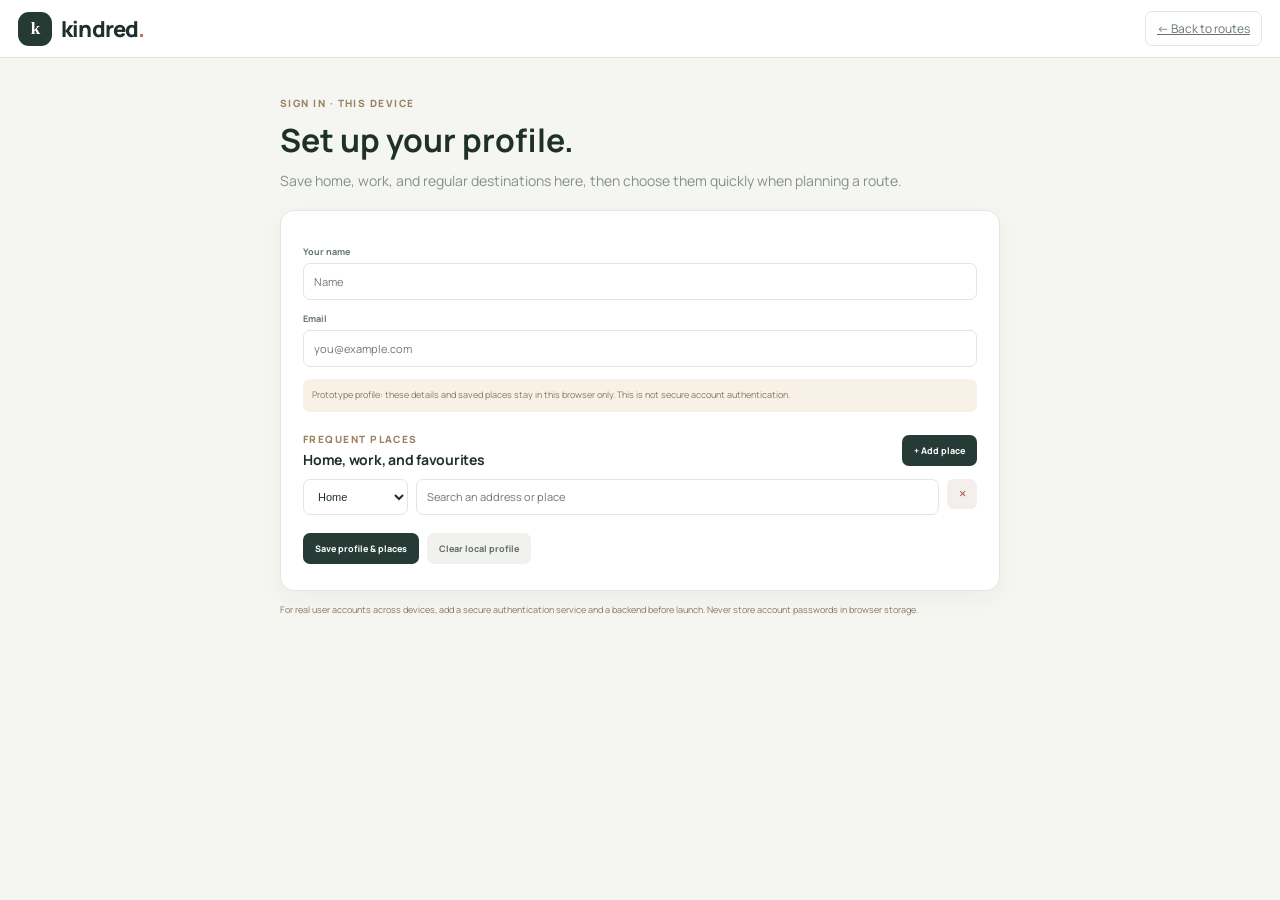
<file: login.html>
<!doctype html>
<html lang="en"><head><meta charset="utf-8"><meta name="viewport" content="width=device-width,initial-scale=1"><meta name="theme-color" content="#f7f5ef"><title>Kindred · Sign in &amp; My places</title><link rel="preconnect" href="https://fonts.googleapis.com"><link rel="preconnect" href="https://fonts.gstatic.com" crossorigin><link href="https://fonts.googleapis.com/css2?family=Manrope:wght@400;500;600;700;800&display=swap" rel="stylesheet"><link rel="stylesheet" href="style.css"></head>
<body><header class="top"><a class="brand" href="index.html"><span class="brandmark">k</span><span>kindred<span class="dot">.</span></span></a><a class="about" href="index.html">← Back to routes</a></header>
<main class="profile-page"><div class="kicker">SIGN IN · THIS DEVICE</div><h1>Set up your profile.</h1><p class="lead">Save home, work, and regular destinations here, then choose them quickly when planning a route.</p><div class="profile-card"><label for="profile-name">Your name</label><input id="profile-name" placeholder="Name"><label for="profile-email">Email</label><input id="profile-email" type="email" placeholder="you@example.com"><div class="profile-warning">Prototype profile: these details and saved places stay in this browser only. This is not secure account authentication.</div><div class="section-head"><div><div class="kicker">FREQUENT PLACES</div><h2>Home, work, and favourites</h2></div><button class="action" id="add-place">+ Add place</button></div><div id="place-rows"></div><div class="profile-buttons"><button class="action" id="save-profile">Save profile & places</button><button class="secondary-action" id="clear-profile">Clear local profile</button></div><p id="profile-status" class="status"></p></div><p class="profile-note">For real user accounts across devices, add a secure authentication service and a backend before launch. Never store account passwords in browser storage.</p></main>
<script>
(()=>{'use strict';const $=s=>document.querySelector(s);let rows=0,timers={};function esc(s=''){return String(s).replace(/[&<>"']/g,c=>({'&':'&amp;','<':'&lt;','>':'&gt;','"':'&quot;',"'":'&#39;'}[c]))}function get(){try{return JSON.parse(localStorage.getItem('kindred-profile')||'{}')}catch{return{}}}function addRow(saved){const id=rows++;const wrap=document.createElement('div');wrap.className='profile-place-row';wrap.dataset.row=id;wrap.innerHTML='<select aria-label="Place type"><option>Home</option><option>Work</option><option>Favourite</option></select><div class="profile-search"><input class="place-query" placeholder="Search an address or place" autocomplete="off"><div class="suggestions" hidden></div></div><button class="remove-place" type="button" aria-label="Remove place">×</button>';$('#place-rows').appendChild(wrap);const sel=wrap.querySelector('select'),input=wrap.querySelector('input'),box=wrap.querySelector('.suggestions');if(saved){sel.value=saved.type||'Favourite';input.value=saved.label;wrap.dataset.lat=saved.lat;wrap.dataset.lon=saved.lon;wrap.dataset.label=saved.label}input.oninput=()=>{delete wrap.dataset.lat;clearTimeout(timers[id]);const q=input.value.trim();if(q.length<3){box.hidden=true;return}box.hidden=false;box.innerHTML='<div class="suggestion">Searching places…</div>';timers[id]=setTimeout(async()=>{try{const r=await fetch('https://nominatim.openstreetmap.org/search?format=jsonv2&addressdetails=1&limit=5&q='+encodeURIComponent(q),{headers:{'Accept-Language':'en'}});if(!r.ok)throw Error('Search unavailable');const items=await r.json();box.innerHTML=items.length?items.map((x,i)=>'<button type="button" class="suggestion" data-i="'+i+'"><b>'+esc(x.name||x.display_name.split(',')[0])+'</b><span>'+esc(x.display_name)+'</span></button>').join(''):'<div class="suggestion">No matching places found.</div>';box.querySelectorAll('[data-i]').forEach(b=>b.onclick=()=>{const x=items[+b.dataset.i];input.value=x.display_name;wrap.dataset.label=x.display_name;wrap.dataset.lat=x.lat;wrap.dataset.lon=x.lon;box.hidden=true})}catch{box.innerHTML='<div class="suggestion">Search failed. Try again.</div>'}},1000)};wrap.querySelector('.remove-place').onclick=()=>wrap.remove()}const profile=get();$('#profile-name').value=profile.name||'';$('#profile-email').value=profile.email||'';(profile.places||[]).forEach(addRow);if(!profile.places?.length)addRow();$('#add-place').onclick=()=>addRow();$('#save-profile').onclick=()=>{const name=$('#profile-name').value.trim(),email=$('#profile-email').value.trim(),places=[...document.querySelectorAll('.profile-place-row')].filter(r=>r.dataset.lat&&r.dataset.lon).map(r=>({type:r.querySelector('select').value,label:r.dataset.label,lat:+r.dataset.lat,lon:+r.dataset.lon}));if(!name||!email){$('#profile-status').textContent='Enter your name and email to save this local profile.';return}localStorage.setItem('kindred-profile',JSON.stringify({name,email,places}));$('#profile-status').textContent='Profile and '+places.length+' saved place'+(places.length===1?'':'s')+' saved on this device.'};$('#clear-profile').onclick=()=>{localStorage.removeItem('kindred-profile');location.reload()}})();
</script></body></html>
</file>
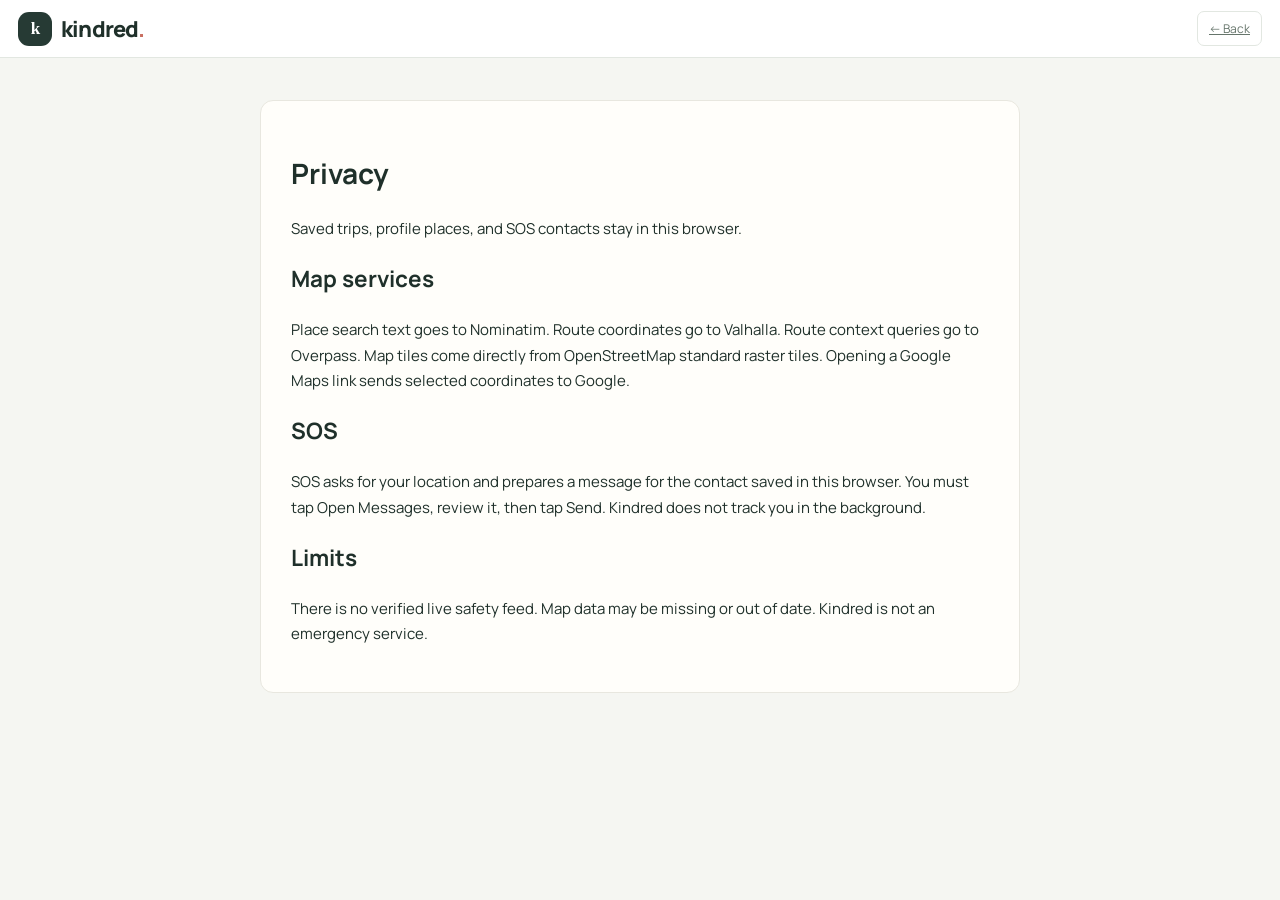
<file: privacy.html>
<!doctype html><html lang="en"><head><meta charset="utf-8"><meta name="viewport" content="width=device-width,initial-scale=1"><meta name="theme-color" content="#f7f5ef"><title>Kindred · Privacy</title><link rel="preconnect" href="https://fonts.googleapis.com"><link rel="preconnect" href="https://fonts.gstatic.com" crossorigin><link href="https://fonts.googleapis.com/css2?family=Manrope:wght@400;500;600;700;800&display=swap" rel="stylesheet"><link rel="stylesheet" href="style.css"></head><body><header class="top"><a class="brand" href="index.html"><span class="brandmark">k</span><span>kindred<span class="dot">.</span></span></a><a class="about" href="index.html">← Back</a></header><main style="max-width:760px;margin:42px auto;background:#fffefa;border:1px solid #e8e7df;border-radius:13px;padding:30px;line-height:1.7"><h1 style="font-size:28px">Privacy</h1><p>Saved trips, profile places, and SOS contacts stay in this browser.</p><h2>Map services</h2><p>Place search text goes to Nominatim. Route coordinates go to Valhalla. Route context queries go to Overpass. Map tiles come directly from OpenStreetMap standard raster tiles. Opening a Google Maps link sends selected coordinates to Google.</p><h2>SOS</h2><p>SOS asks for your location and prepares a message for the contact saved in this browser. You must tap Open Messages, review it, then tap Send. Kindred does not track you in the background.</p><h2>Limits</h2><p>There is no verified live safety feed. Map data may be missing or out of date. Kindred is not an emergency service.</p></main></body></html>
</file>
<file: style.css>
:root{--ink:#25352e;--muted:#849088;--green:#276c54;--green2:#1c5140;--paper:#f7f5ef;--line:#e8e7df;--white:#fffefa;--coral:#c96f61;--gold:#bd8d4e}*{box-sizing:border-box}html,body{margin:0;width:100%;min-height:100%;font-family:Inter,"DM Sans",system-ui,-apple-system,"Segoe UI",sans-serif;background:var(--paper);color:var(--ink)}button,input{font:inherit}button{cursor:pointer}.top{height:60px;display:flex;align-items:center;justify-content:space-between;padding:0 23px;background:var(--white);border-bottom:1px solid var(--line)}.brand{display:flex;align-items:center;gap:9px;color:var(--ink);text-decoration:none;font-size:20px;font-weight:850;letter-spacing:-.8px}.brandmark{height:31px;width:31px;border-radius:11px;background:#263a34;color:white;display:grid;place-items:center;font:bold 17px Georgia}.dot{color:var(--coral)}.topline{font-size:8px;letter-spacing:1.7px;font-weight:800;color:#7b867d;display:flex;align-items:center;gap:8px}.signal,.live-dot{height:7px;width:7px;border-radius:50%;background:#68a87f;box-shadow:0 0 0 3px #e6f0e8}.about{border:1px solid var(--line);background:transparent;border-radius:7px;padding:7px 10px;color:#66756b;font-size:9px}.layout{height:calc(100vh - 60px);min-height:620px;display:grid;grid-template-columns:390px minmax(0,1fr);max-width:1600px;margin:auto;background:white}.panel{overflow:auto;padding:25px 24px 16px;background:var(--white);border-right:1px solid var(--line);scrollbar-width:thin}.kicker{color:#9b825f;font-size:8px;font-weight:850;letter-spacing:1.45px}.panel h1{font-size:32px;line-height:1.03;letter-spacing:-1.3px;margin:10px 0 8px}.panel h1 em{font-style:normal;color:var(--green)}.lead{font-size:10px;line-height:1.6;color:var(--muted);margin:0 0 17px;max-width:300px}.planner{border:1px solid var(--line);border-radius:13px;padding:13px 13px 10px;background:white;box-shadow:0 4px 14px #1c322609}.planner-head{display:flex;justify-content:space-between;color:#7f8982;font-size:8px;letter-spacing:1.2px;font-weight:850;margin-bottom:7px}.planner-head span{color:#b5b1a9}.coord-field{display:grid;grid-template-columns:15px 1fr 37px;gap:7px;align-items:center;padding:7px 0;border-bottom:1px solid #f0efe9}.coord-field:last-of-type{border-bottom:0}.field-icon{font-size:10px;text-align:center}.start-icon{color:var(--green)}.end-icon{color:var(--coral)}.coord-field label{display:block;font-size:7px;font-weight:850;letter-spacing:.7px;color:#949c94;margin-bottom:3px}.coord-field input{border:0;outline:0;background:transparent;width:100%;font-size:10px;color:var(--ink);padding:2px 0}.pick{border:1px solid #dfe9df;border-radius:6px;background:#f1f7f0;color:var(--green);font-size:8px;font-weight:750;padding:5px}.pick.active{background:var(--green);color:white}.controls{display:flex;align-items:center;justify-content:space-between;margin:9px 0}.modes{display:flex;background:#f0f1ed;border-radius:7px;padding:3px}.mode{border:0;background:transparent;border-radius:5px;padding:6px 9px;color:#7b867d;font-size:9px;font-weight:750}.mode.selected{background:white;color:var(--green);box-shadow:0 1px 3px #1b312513}.night{border:1px solid var(--line);border-radius:15px;background:white;padding:5px 8px;color:#758078;font-size:8px;font-weight:750;display:flex;align-items:center;gap:5px}.night i{width:17px;height:10px;background:#ccd3cb;border-radius:7px;position:relative}.night i:after{content:"";position:absolute;width:6px;height:6px;border-radius:50%;background:white;left:2px;top:2px}.night.selected i{background:#589472}.night.selected i:after{left:9px}.find{width:100%;height:35px;border:0;border-radius:7px;background:#263b35;color:white;display:flex;justify-content:space-between;align-items:center;padding:0 11px;font-size:9px;font-weight:750}.find:hover{background:var(--green)}.find b{font-size:15px;font-weight:500}.find:disabled{opacity:.65}.locate{width:100%;border:0;background:transparent;color:var(--green);padding:8px 0 3px;font-size:8px;font-weight:750}.status{font-size:8px;color:#8a938b;line-height:1.45;margin:4px 1px 0}.route-section,.places-section{margin-top:18px}.section-head{display:flex;justify-content:space-between;align-items:end;margin-bottom:7px}.section-head h2{margin:4px 0 0;font-size:13px;letter-spacing:-.25px}.small-link{border:0;background:transparent;color:var(--green);font-size:8px;font-weight:750;padding:5px}.routes{display:grid;gap:6px}.route-card{border:1px solid var(--line);border-radius:9px;padding:9px 10px;background:white;cursor:pointer}.route-card.selected{border-color:#78a187;background:#f5f9f4;box-shadow:0 2px 8px #1e3e2d0c}.route-card:hover{border-color:#98b19c}.r-top{display:flex;justify-content:space-between;align-items:center}.r-name{font-size:9px;font-weight:800;display:flex;align-items:center;gap:6px}.r-color{height:7px;width:7px;border-radius:50%;background:#4c9873}.route-card:not(.selected) .r-color{background:var(--gold)}.r-time{font-size:13px;font-weight:850}.r-time small{font-size:8px;color:#89928b;font-weight:500}.r-detail{font-size:8px;color:#838c84;margin-top:5px}.caution{margin-top:8px;background:#f2f2ed;border-radius:7px;padding:8px;font-size:8px;line-height:1.5;color:#78827a}.caution b{color:#4d5d51}.filters{display:flex;gap:5px;flex-wrap:wrap;margin:7px 0 4px}.filters label{padding:5px 6px;border:1px solid var(--line);border-radius:6px;font-size:8px;color:#65726a;display:flex;align-items:center;gap:4px}.filters input{height:10px;width:10px;margin:0;accent-color:var(--green)}.hint{font-size:7px;line-height:1.4;color:#939b93;margin:4px 0 6px}.places{display:grid;gap:1px}.place{display:flex;align-items:center;gap:7px;padding:6px 1px;border-bottom:1px solid #f0efe9}.p-icon{height:24px;width:24px;border-radius:7px;background:#f0f2ec;display:grid;place-items:center;font-size:11px}.p-info{flex:1;min-width:0}.p-info b{font-size:8px;display:block;white-space:nowrap;overflow:hidden;text-overflow:ellipsis}.p-info span{font-size:7px;color:#89928b}.p-distance{font-size:7px;color:#738177}.empty{font-size:8px;color:#909991;padding:6px 1px}.extras{margin-top:13px;padding-top:6px;border-top:1px solid var(--line)}.extras button{border:0;background:transparent;width:100%;display:flex;justify-content:space-between;padding:7px 1px;font-size:8px;color:#56675b;text-align:left}.extras button span{color:#9ba59d}.panel footer{border-top:1px solid var(--line);padding-top:8px;margin-top:5px;display:flex;justify-content:space-between;align-items:center}.panel footer a,.panel footer button,.panel footer span{font-size:7px;color:#858e86;text-decoration:none;border:0;background:none;padding:0}.map-shell{position:relative;min-width:0;background:#e9eee8}#map{position:absolute;inset:0;overflow:hidden}.maplibregl-map{width:100%;height:100%;outline:none;background:#e9eee8;font-family:inherit}.map-label{position:absolute;z-index:5;top:13px;left:13px;padding:8px 10px;border-radius:7px;border:1px solid #e7e9e3;background:#fffffff2;box-shadow:0 3px 10px #20362d12;font-size:8px;color:#617067;display:flex;align-items:center;gap:7px}.map-actions{position:absolute;z-index:5;right:13px;top:13px;display:grid;gap:5px}.map-actions button{height:29px;width:29px;border:1px solid #e7e9e3;background:#fff;border-radius:7px;color:#456a55;font-size:13px;box-shadow:0 2px 8px #23372d12}.map-instructions{position:absolute;z-index:5;top:55px;left:13px;background:#243d32;color:white;border-radius:6px;padding:7px 9px;font-size:8px;display:none}.map-instructions.show{display:block}.map-legend{position:absolute;z-index:5;left:13px;bottom:14px;background:#fffffff0;border:1px solid #e7e9e3;border-radius:7px;padding:7px 9px;display:flex;gap:10px}.map-legend span{font-size:7px;color:#6e7b71;display:flex;align-items:center;gap:5px}.route-key,.alt-key{width:14px;height:3px;border-radius:3px;background:#3e8a67}.alt-key{background:#bd8d4e}.attribution{position:absolute;z-index:5;right:3px;bottom:2px;background:#ffffffd9;border-radius:3px;padding:3px 5px;font-size:7px;color:#657168}.retry{position:absolute;z-index:6;right:13px;bottom:45px;border:0;border-radius:7px;padding:7px 9px;background:#263b35;color:white;font-size:8px}.fallback{position:absolute;inset:0;z-index:3;background:#edf0e9;pointer-events:auto}.fallback[hidden]{display:none}.fallback-art,.fallback-art svg{height:100%;width:100%}.fallback-label{position:absolute;left:50%;top:14%;transform:translateX(-50%);background:#293b34;color:white;border-radius:7px;padding:8px 11px;font-size:8px;white-space:nowrap}.modal-wrap{position:fixed;inset:0;z-index:20;background:#1b342c80;display:grid;place-items:center;padding:14px}.modal-wrap[hidden]{display:none}.modal{position:relative;width:min(420px,100%);background:white;border-radius:14px;padding:21px;box-shadow:0 20px 60px #12271f4a}.modal h2{font-size:18px;margin:0 28px 8px 0}.modal p{font-size:9px;line-height:1.6;color:#718077}.modal .close{position:absolute;right:12px;top:10px;width:25px;height:25px;border:0;border-radius:7px;background:#f1f2ee;font-size:16px;color:#59685e}.modal button.action{border:0;border-radius:7px;background:#263b35;color:white;padding:8px 12px;font-size:9px;font-weight:750}.modal .saved-row{display:flex;justify-content:space-between;gap:10px;padding:8px 0;border-bottom:1px solid var(--line);font-size:9px}.toast{position:fixed;z-index:30;left:50%;bottom:18px;transform:translate(-50%,15px);opacity:0;pointer-events:none;background:#263b35;color:white;border-radius:8px;padding:9px 12px;font-size:9px;transition:.2s;max-width:90vw;text-align:center}.toast.show{opacity:1;transform:translate(-50%,0)}.maplibregl-popup-content{border-radius:8px;font-family:inherit;font-size:12px;line-height:1.4}.maplibregl-marker{cursor:pointer}
@media(max-width:820px){.layout{grid-template-columns:350px 1fr}.panel{padding:20px 18px}}@media(max-width:640px){.top{height:52px;padding:0 13px}.topline{display:none}.layout{height:auto;min-height:calc(100vh - 52px);display:flex;flex-direction:column}.map-shell{height:40vh;min-height:260px;position:sticky;top:0;z-index:4;order:0}.panel{order:1;overflow:visible;padding:19px 16px 28px;border:0}.panel h1{font-size:28px}.map-label{top:8px;left:8px}.map-actions{top:8px;right:8px}.map-legend{bottom:8px;left:8px}.attribution{right:0}.map-instructions{top:48px;left:8px}}




.coord-field>div{position:relative;min-width:0}.suggestions{position:absolute;top:100%;left:-4px;right:-36px;z-index:15;max-height:210px;overflow:auto;background:white;border:1px solid #e5e8df;border-radius:8px;box-shadow:0 8px 24px #20362d1f}.suggestions[hidden]{display:none}.suggestion{display:block;width:100%;border:0;border-bottom:1px solid #f0efe9;background:white;text-align:left;padding:8px;color:var(--ink);font-size:9px}.suggestion:hover{background:#f5f8f3}.suggestion b,.suggestion span{display:block}.suggestion span{font-size:8px;color:#849088;white-space:normal;margin-top:3px}.google-link{display:block;margin-top:8px;border:1px solid #dfe9df;background:#f6faf5;color:#276c54;text-decoration:none;text-align:center;padding:8px;border-radius:7px;font-size:8px;font-weight:800}.panel footer{gap:8px;flex-wrap:wrap}.panel footer button{white-space:nowrap}

.top-actions{display:flex;gap:8px;align-items:center}.context-badge{display:inline-flex;margin:6px 0 0;padding:4px 7px;border-radius:999px;font-size:7px;font-weight:800;background:#eef1ed;color:#68766d}.context-badge.more{background:#e3f1e7;color:#256c48}.context-badge.some{background:#fff2cb;color:#856512}.context-badge.limited{background:#fde6e4;color:#a13f3a}.context-badge.pending{background:#f0f0ed;color:#777}.route-places{border:1px solid var(--line);border-radius:8px;margin:8px 0;background:white;overflow:hidden}.route-places summary{cursor:pointer;list-style:none;display:flex;justify-content:space-between;align-items:center;gap:8px;padding:9px;font-size:9px;font-weight:800}.route-places summary::-webkit-details-marker{display:none}.route-places summary .context-badge{margin:0;white-space:nowrap}.nearest-police{padding:8px 9px;background:#f5f8f3;border-top:1px solid #edf0e9}.nearest-police b,.nearest-police span{display:block;font-size:8px}.nearest-police span{color:#77847a;margin-top:3px}.nearest-police.muted{background:#fbf5ec}.place-list{max-height:420px;overflow:auto;padding:0 8px}.place-list .place{color:var(--ink);text-decoration:none}.place-list .place:hover{background:#f6f8f4}.frequent-section{margin-top:14px}.frequent-places{display:grid;gap:5px}.frequent-row{display:flex;align-items:center;gap:5px;padding:7px;border:1px solid var(--line);border-radius:8px;background:#fff}.frequent-row>span{flex:1;min-width:0}.frequent-row b,.frequent-row small{display:block}.frequent-row b{font-size:8px}.frequent-row small{font-size:7px;color:#89928b;overflow:hidden;text-overflow:ellipsis;white-space:nowrap}.mini-action{border:1px solid #dfe9df;border-radius:6px;background:#f5f8f4;color:var(--green);font-size:7px;padding:5px 6px}.profile-page{width:min(720px,calc(100% - 30px));margin:38px auto}.profile-page h1{font-size:32px;margin:8px 0}.profile-card{padding:22px;background:var(--white);border:1px solid var(--line);border-radius:14px;box-shadow:0 8px 25px #25352e0b}.profile-card>label{display:block;font-size:9px;font-weight:750;color:#69776e;margin:12px 0 5px}.profile-card>input,.profile-place-row input,.profile-place-row select{width:100%;border:1px solid var(--line);border-radius:7px;padding:10px;background:white;color:var(--ink);font-size:11px}.profile-warning,.profile-note{font-size:9px;line-height:1.6;color:#8a7760;background:#f8f2e6;border-radius:7px;padding:9px;margin:12px 0 20px}.profile-card .section-head{margin:18px 0 10px;align-items:center}.profile-card .section-head h2{font-size:14px}.action,.secondary-action{border:0;border-radius:7px;background:#263b35;color:white;padding:9px 12px;font-size:9px;font-weight:750}.secondary-action{background:#f1f2ee;color:#627067}.profile-place-row{display:grid;grid-template-columns:105px minmax(0,1fr) 30px;gap:8px;align-items:start;margin:8px 0}.profile-place-row select,.profile-place-row input{height:36px}.profile-search{position:relative}.profile-search .suggestions{left:0;right:0;max-height:220px}.remove-place{height:30px;border:0;background:#f4eeec;color:#a54f48;border-radius:7px}.profile-buttons{display:flex;gap:8px;margin-top:18px}.profile-note{background:transparent;padding:0}.profile-page .status{font-size:10px}.night.selected{border-color:#9fbca7}.route-card .r-color{background:#bd8d4e}.route-card.selected .r-color{background:#276c54}@media(max-width:640px){.top-actions{gap:4px}.top-actions .about{font-size:8px;padding:6px 7px}.profile-page{margin:24px auto}.profile-card{padding:15px}.profile-place-row{grid-template-columns:85px minmax(0,1fr) 28px;gap:5px}}

.more-key,.some-key,.limited-key{width:14px;height:4px;border-radius:4px;background:#24815b}.some-key{background:#dfa928}.limited-key{background:#c95151}.map-legend{flex-wrap:wrap}.map-legend span{white-space:nowrap}

/* Mobile-first app shell */
:root{--ink:#1f302a;--green:#276c54;--paper:#f5f6f2;--line:#e2e7e1;--white:#fff}
html,body{font-family:"Manrope",system-ui,-apple-system,"Segoe UI",sans-serif;font-size:15px}
.top{height:58px;padding:0 18px}.brand{font-size:22px}.brandmark{width:34px;height:34px}.topline{font-size:10px}.about{font-size:12px;padding:8px 11px}
.layout{height:calc(100vh - 58px);height:calc(100dvh - 58px);min-height:0;grid-template-columns:minmax(340px,410px) minmax(0,1fr)}
.panel{padding:24px 22px 20px}.panel h1{font-size:34px}.lead{font-size:14px;max-width:unset;margin-bottom:18px}.kicker{font-size:10px}.planner{border-radius:16px;padding:16px}.planner-head{font-size:11px}.coord-field{grid-template-columns:20px minmax(0,1fr) 52px;gap:10px;padding:12px 0}.field-icon{font-size:14px}.coord-field label{font-size:10px;letter-spacing:.5px}.coord-field input{font-size:15px;min-height:34px}.pick{font-size:11px;padding:8px 10px}.controls{margin:12px 0}.mode{font-size:13px;padding:9px 12px}.night{font-size:12px;padding:8px 11px}.find{height:48px;border-radius:10px;padding:0 15px;font-size:14px}.find b{font-size:19px}.locate{font-size:12px;padding:11px}.status{font-size:11px}.route-section,.places-section{margin-top:22px}.section-head h2{font-size:17px}.small-link{font-size:12px}.hint{font-size:11px;line-height:1.5}.route-card{border-radius:12px;padding:13px}.r-name{font-size:13px}.r-time{font-size:18px}.r-time small,.r-detail{font-size:11px}.context-badge{font-size:10px}.caution{font-size:11px;padding:10px}.filters{gap:7px}.filters label{font-size:11px;padding:8px}.filters input{width:14px;height:14px}.places{gap:3px}.place{padding:9px 2px;gap:10px}.p-icon{height:32px;width:32px;font-size:15px}.p-info b{font-size:12px}.p-info span{font-size:10px}.p-distance{font-size:10px}.empty{font-size:11px;padding:9px 2px}.extras button{font-size:12px;padding:11px 2px}.panel footer{gap:12px}.panel footer a,.panel footer button,.panel footer span{font-size:10px}.map-label{font-size:11px;padding:9px 11px}.map-actions button{height:42px;width:42px;font-size:18px}.map-legend{padding:9px;gap:9px}.map-legend span{font-size:10px}.map-instructions{font-size:11px}.retry{font-size:11px;padding:10px 12px}.nearest-police{padding:11px}.nearest-police b,.nearest-police span,.nearest-police a{font-size:11px}.route-places summary{font-size:12px;padding:12px}.place-list{max-height:50vh}.google-link{font-size:12px;padding:11px}.modal{width:min(460px,100%);padding:24px}.modal h2{font-size:22px}.modal p{font-size:13px}.modal button.action{font-size:12px;padding:11px 14px}
 .maplibregl-map{position:relative;width:100%;height:100%;touch-action:pan-x pan-y}.maplibregl-canvas{outline:none}.maplibregl-ctrl-attrib{font-size:9px!important}.maplibregl-ctrl-group button{width:38px!important;height:38px!important}.maplibregl-popup-content{font-family:inherit;font-size:12px;line-height:1.4}
@media(max-width:900px) and (min-width:641px){.layout{grid-template-columns:minmax(320px,40%) minmax(0,1fr)}.panel{padding:20px}.panel h1{font-size:30px}.map-legend{max-width:190px;gap:7px;flex-wrap:wrap}}
@media(max-width:640px){
 .top{height:56px;padding:0 14px}.topline{display:none}.top-actions{gap:6px}.top-actions .about{font-size:11px;padding:8px 9px}
 .layout{position:relative;display:block;overflow:hidden;height:calc(100vh - 56px);height:calc(100dvh - 56px);min-height:0;background:#e9eee8}
 .map-shell{position:absolute;inset:0;z-index:1;height:auto;min-height:0;order:0}
 .panel{position:absolute;z-index:8;left:0;right:0;bottom:0;order:1;max-height:64vh;max-height:64dvh;overflow-y:auto;overscroll-behavior:contain;padding:16px 18px calc(22px + env(safe-area-inset-bottom));border:1px solid #e5e9e3;border-bottom:0;border-radius:22px 22px 0 0;background:#fff;box-shadow:0 -8px 30px #20362d20;scrollbar-width:thin}
 .panel:before{content:"";display:block;width:38px;height:4px;border-radius:5px;background:#d6ddd7;margin:-5px auto 14px}
 .panel h1{font-size:28px;margin:2px 0 3px;letter-spacing:-.8px}.lead{font-size:12px;margin:0 0 12px;color:#758078}
 .planner{padding:12px 14px;border-radius:14px}.coord-field{padding:8px 0;grid-template-columns:18px minmax(0,1fr) 50px}.coord-field input{font-size:16px}.coord-field label{font-size:9px}.find{height:48px;font-size:14px}
 .route-section,.places-section{margin-top:18px}.route-card{padding:12px}.route-places{margin:8px 0}.place-list{max-height:42vh}
 .map-label{top:12px;left:12px}.map-actions{top:12px;right:12px}.map-legend{top:62px;bottom:auto;left:12px;max-width:160px;background:#ffffffed}.map-legend span{font-size:9px}.map-instructions{top:115px;left:12px;max-width:70%}.maplibregl-ctrl-bottom-left,.maplibregl-ctrl-bottom-right{bottom:60vh}
 .profile-page{margin:20px auto}.profile-card{padding:16px}.profile-page h1{font-size:28px}.profile-card>input,.profile-place-row input,.profile-place-row select{font-size:16px;min-height:44px}.profile-place-row{grid-template-columns:90px minmax(0,1fr) 34px}.remove-place{height:38px}.profile-card .action,.profile-card .secondary-action{min-height:44px;font-size:12px}
}

/* High-visibility emergency actions */
.top-actions{gap:8px}
.header-call,.header-sos,.header-contacts{display:inline-flex;align-items:center;justify-content:center;min-height:42px;padding:0 14px;border-radius:11px;font:800 13px Manrope,system-ui,sans-serif;text-decoration:none;white-space:nowrap}
.header-call{background:#fff3ee;border:1px solid #f0c4b8;color:#a33b2e}
.header-sos{background:#c7352e;border:2px solid #a9231e;color:white;box-shadow:0 3px 10px #a9231e55}
.header-sos:hover,.header-sos:focus-visible{background:#a9231e;outline:3px solid #ffc9bd}
.header-contacts{background:#263b35;border:1px solid #263b35;color:white}
.sos-message{margin:12px 0;padding:12px;border:1px solid #f0ddd8;border-radius:10px;background:#fff8f5;font-size:13px;line-height:1.55;overflow-wrap:anywhere}
.sos-actions{display:flex;flex-wrap:wrap;gap:9px;align-items:center}.sos-actions .action,.sos-actions .secondary-action{min-height:44px;display:inline-flex;align-items:center;justify-content:center;text-decoration:none;font-size:13px}.sos-actions .emergency-sos{background:#c7352e}.sos-note{font-size:12px!important}
.attribution{display:none!important}
@media(max-width:640px){.top{position:relative;z-index:12}.top-actions{gap:5px}.header-call,.header-sos,.header-contacts{min-height:40px;padding:0 9px;border-radius:10px;font-size:12px}.top-actions>a.about,.top-actions>#about{display:none}.top-actions .header-sos{min-width:49px}.top-actions .header-call{min-width:65px}.top-actions .header-contacts{min-width:67px}.top .brand{gap:6px;font-size:19px}.top .brandmark{height:31px;width:31px}.modal{max-height:88dvh;overflow:auto}.sos-actions{display:grid;grid-template-columns:1fr 1fr}.sos-actions .emergency-sos{grid-column:1/-1;min-height:52px}}

.osm-embed{position:absolute;inset:0;width:100%;height:100%;border:0;background:#e9eee8}.osm-embed[hidden]{display:none}.open-full-map{position:absolute;z-index:5;right:12px;bottom:12px;padding:9px 12px;border-radius:8px;background:#fff;color:#245b49;border:1px solid #dfe7df;text-decoration:none;font-size:12px;font-weight:800;box-shadow:0 2px 8px #20362d20}

.map-shell.fallback-active .map-actions,.map-shell.fallback-active .map-legend,.map-shell.fallback-active .map-instructions{display:none}
</file>
